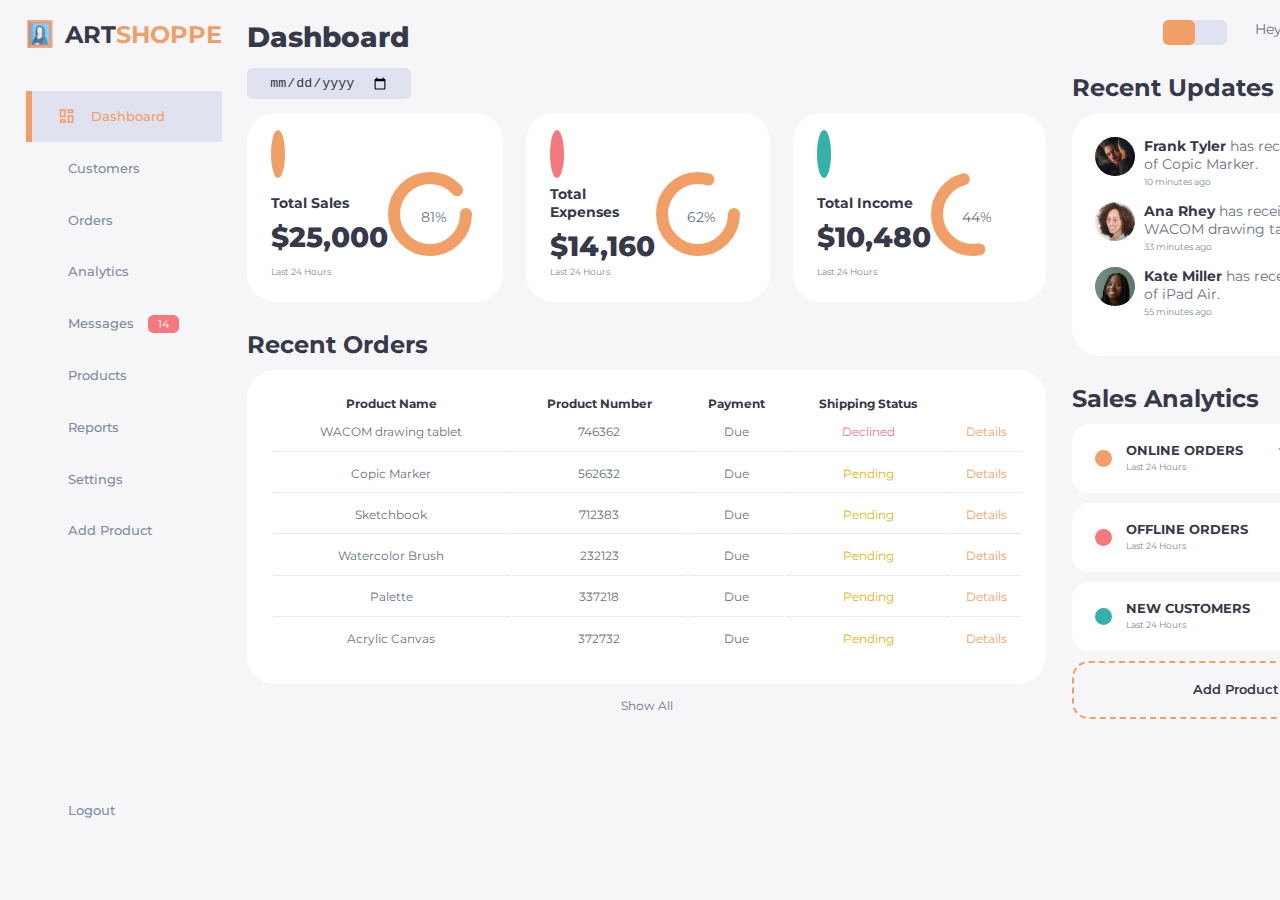
<file: ArtshoppeDashboard/index.html>
<!DOCTYPE html>
<html lang="en">
<head>
    <meta charset="UTF-8">
    <meta name="viewport" content="width=device-width, initial-scale=1.0">
    <link rel="stylesheet" href="./css/style.css">
    <title>ArtShoppe</title>
    <link rel="shortcut icon" href="https://wowser20.github.io/responsive-dashboard/ArtshoppeDashboard/favicon.ico?v=2">
    <link rel="stylesheet" href="https://cdnjs.cloudflare.com/ajax/libs/font-awesome/6.4.2/css/all.min.css" integrity="sha512-z3gLpd7yknf1YoNbCzqRKc4qyor8gaKU1qmn+CShxbuBusANI9QpRohGBreCFkKxLhei6S9CQXFEbbKuqLg0DA==" crossorigin="anonymous" referrerpolicy="no-referrer" />
    <link rel="stylesheet" href="https://fonts.googleapis.com/css2?family=Material+Symbols+Outlined:opsz,wght,FILL,GRAD@48,400,0,0" />
</head>
<body>
    <div class="container">
        <aside>
            <div class="top">
                <div class="logo">
                    <img src="./img/logo2.png" alt="">
                    <h2>
                        <a href="#">ART<span class="primary">SHOPPE</span></a>
                    </h2>
                </div>
                <div class="close" id="close-btn">
                    <span class="fa-solid fa-xmark"></span>
                </div>
            </div>

            <div class="sidebar">
                <a href="#" class="active">
                    <span class="material-symbols-outlined">dashboard</span>
                    <h3>Dashboard</h3>
                </a>
                <a href="#">
                    <span class="fa-solid fa-user-group"></span>
                    <h3>Customers</h3>
                </a>
                <a href="#">
                    <span class="fa-solid fa-cart-shopping"></span>
                    <h3>Orders</h3>
                </a>
                <a href="#">
                    <span class="fa-solid fa-chart-line"></span>
                    <h3>Analytics</h3>
                </a>
                <a href="#">
                    <span class="fa-solid fa-inbox"></span>
                    <h3>Messages</h3>
                    <span class="message-count">14</span>
                </a>
                <a href="#">
                    <span class="fa-solid fa-clipboard-list"></span>
                    <h3>Products</h3>
                </a>
                <a href="#">
                    <span class="fa-regular fa-flag"></span>
                    <h3>Reports</h3>
                </a>
                <a href="#">
                    <span class="fa-solid fa-sliders"></span>
                    <h3>Settings</h3>
                </a>
                <a href="#">
                    <span class="fa-solid fa-square-plus"></span>
                    <h3>Add Product</h3>
                </a>
                <a href="#">
                    <span class="fa-solid fa-arrow-right-from-bracket"></span>
                    <h3>Logout</h3>
                </a>
            </div>
        </aside>

        <!-----------------------------END OF ASIDE------------------------------------------------->

        <main>
            <h1>Dashboard</h1>
            <div class="date">
                <input type="date">
            </div>

            <div class="insights">
                
                <div class="sales">
                    <span class="fa-solid fa-magnifying-glass-chart"></span>
                    <div class="middle">
                        <div class="left">
                            <h3>Total Sales</h3>
                            <h1>$25,000</h1>
                        </div>

                        <div class="progress">
                            <svg>
                                <circle cx='37' cy='38' r='36'></circle>
                            </svg>
                            <div class="number">
                                <p>81%</p>
                            </div>
                        </div>
                    </div>

                    <small class="text-muted">Last 24 Hours</small>
                </div>

                <!--------------------------END OF SALES----------------------------------------->

                <div class="expenses">
                    <span class="fa-solid fa-briefcase"></span>
                    <div class="middle">
                        <div class="left">
                            <h3>Total Expenses</h3>
                            <h1>$14,160</h1>
                        </div>

                        <div class="progress">
                            <svg>
                                <circle cx='37' cy='38' r='36'></circle>
                            </svg>
                            <div class="number">
                                <p>62%</p>
                            </div>
                        </div>
                    </div>

                    <small class="text-muted">Last 24 Hours</small>
                </div>
                <!--------------------------END OF EXPENSES----------------------------------------->
                

                <div class="income">
                    <span class="fa-solid fa-sack-dollar"></span>
                    <div class="middle">
                        <div class="left">
                            <h3>Total Income</h3>
                            <h1>$10,480</h1>
                        </div>

                        <div class="progress">
                            <svg>
                                <circle cx='37' cy='38' r='36'></circle>
                            </svg>
                            <div class="number">
                                <p>44%</p>
                            </div>
                        </div>
                    </div>

                    <small class="text-muted">Last 24 Hours</small>
                </div>
                <!--------------------------END OF INCOME----------------------------------------->

            </div>

            <!--------------------------------END OF INSIGHTS----------------------------------------------------->
            <div class="recent-orders">
                <h2>Recent Orders</h2>
                <table>
                    <thead>
                        <tr>
                            <th>Product Name</th>
                            <th>Product Number</th>
                            <th>Payment</th>
                            <th>Shipping Status</th>
                            <th></th>
                        </tr>
                    </thead>
                    <tbody>
                    </tbody>
                </table>
                <a href="">Show All</a>
            </div>
        </main>

        <div class="right">
            <div class="top">
                <button id="menu-btn">
                    <span class="fa-solid fa-bars"></span>
                </button>
                <div class="theme-toggler">
                    <span class="fa-regular fa-sun active"></span>
                    <span class="fa-solid fa-moon"></span>
                </div>
                <div class="profile">
                    <div class="info">
                        <p>Hey, <b>John</b></p>
                        <small class="text-muted">Admin</small>
                    </div>
                    <div class="profile-photo">
                        <img src="./img/profile-1.jpg" alt="">
                    </div>
                </div>
            </div>
            <!-----------------END OF TOP RIGHT------------------->

            <div class="recent-updates">
                <h2>Recent Updates</h2>
                <div class="updates">
                    <div class="update">
                        <div class="profile-photo">
                            <img src="./img/profile-2.jpg" alt="">
                        </div>

                        <div class="message">
                            <p><b>Frank Tyler</b> has received order of Copic Marker.</p>
                            <small class="text-muted">10 minutes ago</small>
                        </div>
                    </div>

                    <div class="update">
                        <div class="profile-photo">
                            <img src="./img/profile-5.jpg" alt="">
                        </div>

                        <div class="message">
                            <p><b>Ana Rhey</b> has received order of WACOM drawing tablet.</p>
                            <small class="text-muted">33 minutes ago</small>
                        </div>
                    </div>

                    <div class="update">
                        <div class="profile-photo">
                            <img src="./img/profile-4.jpg" alt="">
                        </div>

                        <div class="message">
                            <p><b>Kate Miller</b> has received  order of iPad Air.</p>
                            <small class="text-muted">55 minutes ago</small>
                        </div>
                    </div>


                </div>
            </div>
            <!---------------------------------END OF RECENT UPDATES------------------------------------------------>

            <div class="sales-analytics">
                <h2>Sales Analytics</h2>
                    <div class="item online">
                        <div class="icon">
                            <span class="fa-solid fa-cart-flatbed"></span>
                        </div>
                    

                        <div class="right">
                            <div class="info">
                                <h3>ONLINE ORDERS</h3>
                                <small class="text-muted">Last 24 Hours</small>
                            </div>
                            <h5 class="success">+26%</h5>
                            <h3>2290</h3>
                        </div>
                    </div>


                    <div class="item offline">
                        <div class="icon">
                            <span class="fa-solid fa-bag-shopping"></span>
                        </div>
                    

                        <div class="right">
                            <div class="info">
                                <h3>OFFLINE ORDERS</h3>
                                <small class="text-muted">Last 24 Hours</small>
                            </div>
                            <h5 class="danger">-10%</h5>
                            <h3>987</h3>
                        </div>
                    </div>

                    <div class="item customers">
                        <div class="icon">
                            <span class="fa-solid fa-users"></span>
                        </div>
                    

                        <div class="right">
                            <div class="info">
                                <h3>NEW CUSTOMERS</h3>
                                <small class="text-muted">Last 24 Hours</small>
                            </div>
                            <h5 class="success">+33%</h5>
                            <h3>878</h3>
                        </div>
                    </div>


                    <div class="item add-product">
                        <div>
                            <span class="fa-solid fa-plus"></span>
                            <h3>Add Product</h3>
                        </div>
                    </div>
            </div>
            <!--------------------------END OF SALES ANALYTICS-------------------------------------------------->


        </div>

    </div>
    <script src="./js/orders.js"></script>
    <script src="./js/index.js"></script>
</body>
</html>
</file>
<file: ArtshoppeDashboard/css/style.css>
@import url('https://fonts.googleapis.com/css2?family=Montserrat:wght@300;400;500;700;800&display=swap');

/* DARK THEME VARIABLES */
.dark-theme-variables {
    --color-background: #181a1e;
    --color-white: #202528;
    --color-dark: #edeffd;
    --color-dark-variant: #a3bdcc;
    --color-light: rgba(0,0,0,0.4);
    --box-shadow: 0 2rem 3rem var(--color-light);
}


/* VARIABLES  */

:root{
    --color-primary:#f29f67;
    --color-secondary:#1e1e2c;
    --color-danger:#f3797e;
    --color-success:#34b1aa;
    --color-warning:#e0b50f;
    --color-white:#fff;
    --color-info-dark:#7d8da1;
    --color-info-light:#dce1eb;
    --color-dark:#363949;
    --color-light:rgba(132,139,200,0.18);
    --color-primary-variant:#677483;
    --color-dark-variant:#677483;
    --color-background:#f6f6f9;


    --card-border-radius: 2rem;
    --border-radius-1: 0.4rem;
    --border-radius-2: 0.8rem;
    --border-radius-3: 1.2rem;

    --card-padding: 1.7rem;
    --padding-1: 1.2rem;

    --box-shadow: 0 2rem 3rem var(--color-light);
}
/* COLOR CLASSES */

.primary{
    color:var(--color-primary);
}

.danger{
    color:var(--color-danger);
}

.success{
    color:var(--color-success);
}

.warning{
    color: var(--color-warning);
}


*{
    margin: 0;
    padding: 0;
    outline: 0;
    appearance: none;
    border: 0;
    text-decoration: none;
    list-style: none;
    box-sizing: border-box;
}

html{
    font-size: 14px;
}
body{
    width: 100vw;
    height: 100vh;
    font-family: 'Montserrat', sans-serif;
    font-size: 0.88rem;
    background: var(--color-background);
    user-select: none;
    overflow-x: hidden;
    color: var(--color-dark);

}



/* UTILITY */
a{
    color: var(--color-dark);
    
}

img{
    display: block;
    width: 100%;
}

h1{
    font-weight:800;
    font-size: 2rem;
}
h2{
    font-size: 1.7rem;

}
h3{
    font-size: 0.9rem;
}
h4{
    font-size: 0.8rem;
}
h5{
    font-size: 0.75em;
}

p{
    font-size: 1rem;
}

small{
    font-size: 0.65rem;
}

.profile-photo{
    width: 2.8rem;
    height: 2.8rem;
    border-radius: 50%;
    overflow: hidden;

}

.text-muted{
    color: var(--color-info-dark);

}


/* Side bar */

.container{
    display: grid;
    width: 96%;
    margin: 0 auto;
    gap: 1.8rem;
    grid-template-columns: 14rem auto 23rem;

}

p{
    color: var(--color-dark-variant);

}

b{
    color:var(--color-dark);
}

aside{
    height: 100vh;

}


/* SIDE BAR TOP */

aside .top{
    display: flex;
    align-items: center;
    justify-content: space-between;
    margin-top: 1.4rem;
}

aside .logo{
    display: flex;
    gap: 0.8rem;
}

aside .logo img{
    width: 2rem;
    height: 2rem;

}

aside .close{
    display: none;
}

/* INSIDE THE SIDEBAR */

aside .sidebar{
    display: flex;
    flex-direction: column;
    height: 86vh;
    position: relative;
    top: 3rem;

}

aside h3{
    font-weight: 500;
}

aside .sidebar a{
    display: flex;
    color: var(--color-info-dark);
    margin-left: 2rem;
    gap: 1rem;
    align-items: center;
    position: relative;
    height: 3.7rem;
    transition: all 300ms ease;
}

aside .sidebar i{
    font-size: 1.3rem;
}
aside .sidebar span{
    font-size: 1.4rem;
    transition: all 300ms ease;
}

aside .sidebar a:last-child{
    position: absolute;
    bottom: 2rem;
    width: 100%;
}

aside .sidebar a.active{
    background: var(--color-light);
    color: var(--color-primary);
    margin-left: 0;
}


/* EFFECTS & TRANSITIONS SIDEBAR */

aside .sidebar a.active:before{
    content:'';
    width: 6px;
    height: 100%;
    background: var(--color-primary);

}

aside .sidebar a.active span{
    color: var(--color-primary);
    margin-left: calc(1rem - 3px);
}


aside .sidebar a:hover{
    color: var(--color-primary);

}

aside .sidebar a:hover span{
    margin-left: 1rem;

}


/* SIDEBAR MESSAGE COUNT */

aside .sidebar .message-count{
    background: var(--color-danger);
    color: var(--color-white);
    padding: 2px 10px;
    font-size: 11px;
    border-radius: var(--border-radius-1);



}


/*=========================MAIN===========================================*/

main{
    margin-top: 1.4rem;

}


main .date{
    display: inline-block;
    background: var(--color-light);
    border-radius: var(--border-radius-1);
    margin-top: 1rem;
    padding: 0.5rem 1.6rem;
    
}

main .date input[type='date']{
    background: transparent;
    color: var(--color-dark);
}


main .insights {
    display: grid;
    grid-template-columns: repeat(3, 1fr);
    gap: 1.6rem;
}

main .insights > div{
    background: var(--color-white);
    padding: var(--card-padding);
    border-radius: var(--card-border-radius);
    margin-top: 1rem;
    box-shadow:none;
    transition: all 300ms ease;
}

main .insights > div:hover{
    box-shadow: var(--box-shadow);

}


main .insights > div span {
    background: var(--color-primary);
    padding: 0.5rem;
    border-radius: 50%;
    color: var(--color-white);
    font-size: 2rem;
}

main .insights > div.expenses span{
    background: var(--color-danger);
    
}

main .insights > div.income span{
    background: var(--color-success);
    
}

main .insights > div .middle{
    display: flex;
    align-items: center;
    justify-content: space-between;
}

main .insights h3{
    margin: 1rem 0 0.6rem;
    font-size: 1rem;
}

main .insights .progress {
    position: relative;
    width: 92px;
    height: 92px;
    border-radius: 50%;
}

main .insights svg{
    width: 6.5rem;
    height: 6.5rem;
}

main .insights circle{
    fill: none;
    stroke: var(--color-primary);
    stroke-width: 12;
    stroke-linecap: round;
    transform: translate(5px,5px);
    stroke-dashoffset: 0;
}

main .insights .sales svg circle{
    stroke-dashoffset: 0;
    stroke-dasharray: 200;
}

main .insights .expenses svg circle{
    stroke-dashoffset: 20;
    stroke-dasharray: 200;
}

main .insights .income svg circle{
    stroke-dashoffset: -50;
    stroke-dasharray: 110;
}

main .insights .progress .number{
    font-size: 1rem;
    position: absolute;
    top: 0;
    left: 0;
    height: 100%;
    width: 100%;
    display: flex;
    justify-content: center;
    align-items: center;
}



/*==================ORDER LIST (TABLE)=======================================*/


main .recent-orders{
    margin-top: 2rem;
}

main .recent-orders h2{
    margin-bottom: 0.8rem;
}

main .recent-orders table{
    background: var(--color-white);
    width: 100%;
    border-radius: var(--card-border-radius);
    padding: var(--card-padding);
    text-align: center;
    box-shadow: none;
    transition: all 300ms ease;
}

main .recent-orders table:hover{
    box-shadow: var(--box-shadow);
}


main table tbody td{
    height: 2.8rem;
    border-bottom: 1px solid var(--color-light);
    color: var(--color-dark-variant);
}

main table tbody tr:last-child td{
    border: none;
}


main .recent-orders a{
    text-align: center;
    display: block;
    margin: 1rem auto;
    color: var(--color-dark-variant);
    transition: all 300ms ease;

}

main .recent-orders a:hover{
    color: var(--color-primary);
}

/*===================PROFILE======================*/

.right{
    margin-top: 1.4rem;

}

.right .top{
    display: flex;
    justify-content: end;
    gap: 2rem;
}

.right .top button{
    display: none;
}

.right .theme-toggler{
    background: var(--color-light);
    display: flex;
    justify-content: space-between;
    align-items: center;
    height: 1.8rem;
    width: 4.6rem;
    cursor: pointer;
    border-radius: var(--border-radius-1);
}

.right .theme-toggler span{
    font-size: 1.2rem;
    width: 50%;
    height: 100%;
    display: flex;
    align-items: center;
    justify-content: center;

}

.right .theme-toggler span.active{
    background: var(--color-primary);
    color: var(--color-white);
    border-radius: var(--border-radius-1);
}

.right .top .profile{
    display: flex;
    gap: 2rem;
    text-align: right;
}


/*========================RECENT UPDATES==========================*/
.right .recent-updates{
    margin-top: 1rem;

}

.right .recent-updates h2{
    margin-bottom: 0.8rem;
}

.right .recent-updates .updates{
    background: var(--color-white);
    padding: var(--card-padding);
    border-radius: var(--card-border-radius);
    box-shadow: none;
    transition: all 300ms ease;
}

.right .recent-updates .updates:hover{
    box-shadow: var(--box-shadow);
}

.right .recent-updates .updates .update{
    display: grid;
    grid-template-columns: 2.5rem auto;
    gap: 1rem;
    margin-bottom: 1rem;
}

/*============================SALES ANALYTICS=========================================*/

.right .sales-analytics{
    margin-top: 2rem;

}

.right .sales-analytics h2{
    margin-bottom: 0.8rem;

}

.right .sales-analytics .item{
    background: var(--color-white);
    display: flex;
    align-items: center;
    gap: 1rem;
    margin-bottom: 0.7rem;
    padding: 1.4rem var(--card-padding);
    border-radius: var(--border-radius-3);
    box-shadow:none;
    transition: all 300ms ease;
}

.right .sales-analytics .item:hover{
    box-shadow: var(--box-shadow);

}

.right .sales-analytics .item .right{
    display: flex;
    justify-content: space-between;
    align-items: start;
    margin: 0;
    width: 100%;
}

.right .sales-analytics .item .icon{
    padding: 0.6rem;
    color: var(--color-white);
    border-radius: 50%;
    background: var(--color-primary);
    display: flex;
}

.right .sales-analytics .item.offline .icon{
    background: var(--color-danger);


}

.right .sales-analytics .item.customers .icon{
    background: var(--color-success);
}


.right .sales-analytics .add-product{
    background-color: transparent;
    border: 2px dashed var(--color-primary);
    display: flex;
    align-items: center;
    justify-content: center;
}

.right .sales-analytics .add-product div{
    display: flex;
    align-items: center;
    gap: 0.5rem;
}

.right .sales-analytics .add-product div h3{
    font-weight: 600;

}

.right .sales-analytics .add-product:hover{
    background: var(--color-primary);
    color: var(--color-white);
}


/*============================MEDIA FOR TABLETS====================================*/

@media screen and (max-width: 1200px){
    .container{
        width: 94%;
        grid-template-columns: 7rem auto 23rem;
    }

   
    aside .logo h2{
        display: none;
    }

    aside .sidebar h3{
        display: none;
    }

    aside .sidebar a{
        width: 5.6rem;
    }

    aside .sidebar a:last-child{
        position: relative;
        margin-top: 1.8rem;
    }

    main .insights{
        grid-template-columns: 1fr;
        gap: 0;
    }

    main .recent-orders{
        width: 94%;
        position: absolute;
        left: 50%;
        transform: translateX(-50%);
        margin: 2rem 0 0 8.8rem;
    }

    main .recent-orders table{
        width: 83%;

    }

    main table thead tr th:last-child,
    main table thead tr th:first-child{
        display: none;
    }

    main table tbody tr td:last-child,
    main table tbody tr td:first-child{
        display: none;
    }

}


/*============================MEDIA FOR MOBILE DEVICES====================================*/

@media screen and (max-width:768px){
    .container{
        width: 100%;
        grid-template-columns: 1fr;
    }

    aside{
        position: fixed;
        left: -100%;
        background: var(--color-white);
        width: 18rem;
        z-index: 3;
        box-shadow: 1rem 3rem 4rem var(--color-light);
        height: 100vh;
        padding-right: var(--card-padding);
        display: none;
        animation: showMenu 400ms ease forwards;
    }

    @keyframes showMenu {
        to{
            left: 0;
        }
    }
    @keyframes hideMenu {
        to{
            left:-100%;
        }
    }

    aside .logo{
        margin-left: 1rem;
    }

    aside .close span{
        font-size: rem;
    }


    aside .logo h2{
        display: inline;
    }

    aside .sidebar h2{
        display: inline;
    }

    aside .sidebar h3{
        display: inline;
    }

    aside .sidebar a{
        width: 100%;
        height: 3.4rem;
    }

    aside .sidebar a:last-child{
        position: absolute;
        bottom: 5rem;
    }

    aside .close{
        display: inline-block;
        cursor: pointer;
    }

    main{
        margin-top: 8rem;
        padding: 0 1rem;

    }

    main .recent-orders{
        position: relative;
        margin: 3rem 0 0 0;
        width: 100%;
    }

    main .recent-orders table{
        width: 100%;
        margin: 0;

    }

    .right{
        width: 94%;
        margin: 0 auto 4rem;

    }

    .right .top{
        position: fixed;
        top: 0;
        left: 0;
        align-items: center;
        padding: 0 0.8rem;
        height: 4.6rem;
        background: var(--color-white);
        width: 100%;
        margin: 0;
        z-index: 2;
        box-shadow: 0 1rem 1rem var(--color-light);

    }

    .right .top .theme-toggler{
        width: 4.4rem;
        position: absolute;
        left: 66%;

    }

    .right .profile .info{
        display: none;
    }

    .right .top button{
        display: inline-block;
        background: transparent;
        cursor: pointer;
        color: var(--color-dark);
        position: absolute;
        left: 1rem;
    }

    .right .top button{
        font-size: 2rem;

    }


}
</file>
